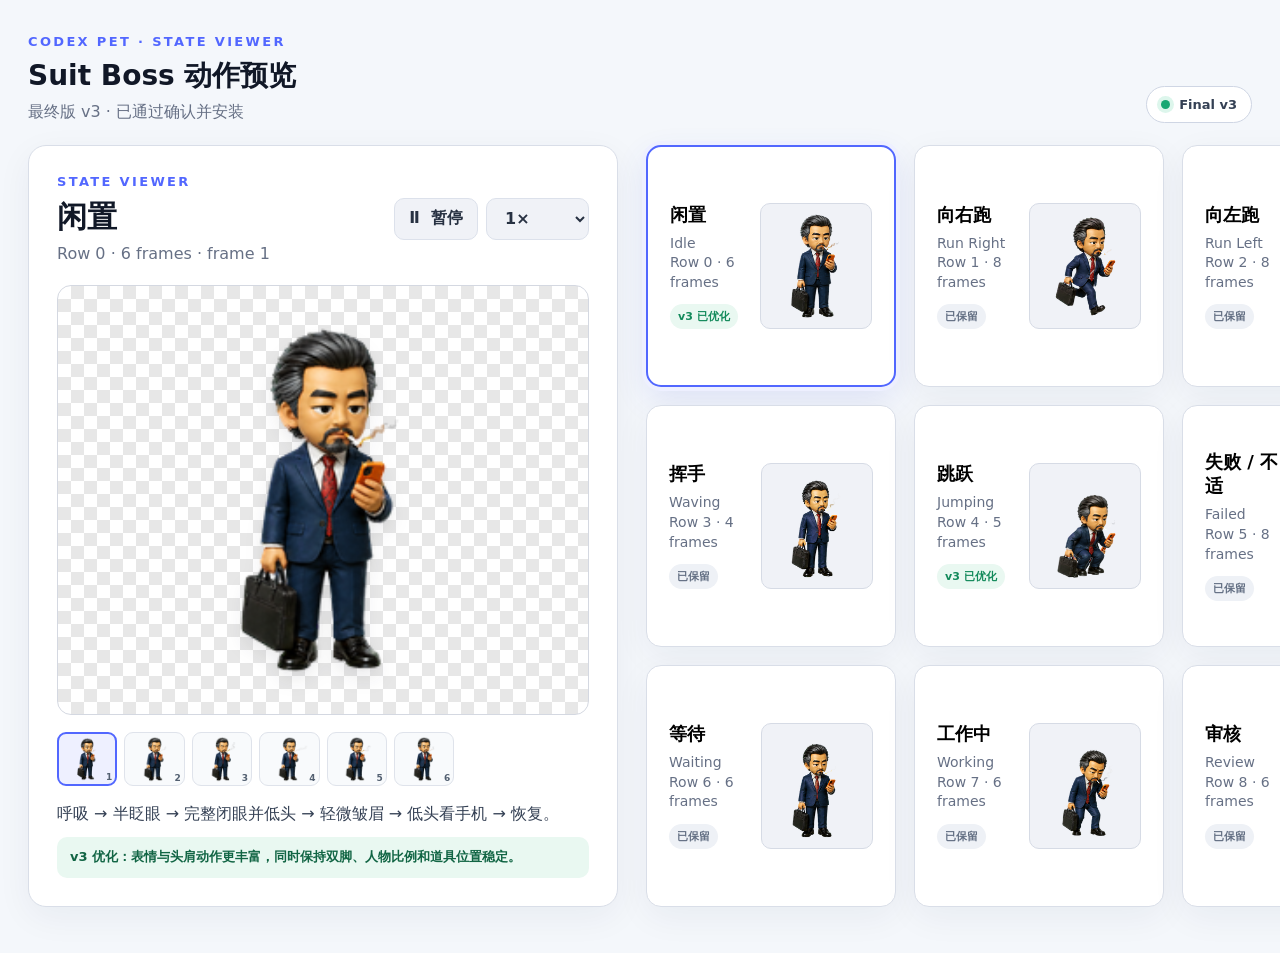
<file: index.html>
<!doctype html>
<html lang="zh-CN">
  <head>
    <meta charset="utf-8" />
    <meta name="viewport" content="width=device-width, initial-scale=1" />
    <meta http-equiv="refresh" content="0; url=preview/viewer/" />
    <title>Suit Boss · Codex Pet</title>
  </head>
  <body>
    <p><a href="preview/viewer/">Open Suit Boss State Viewer</a></p>
  </body>
</html>
</file>
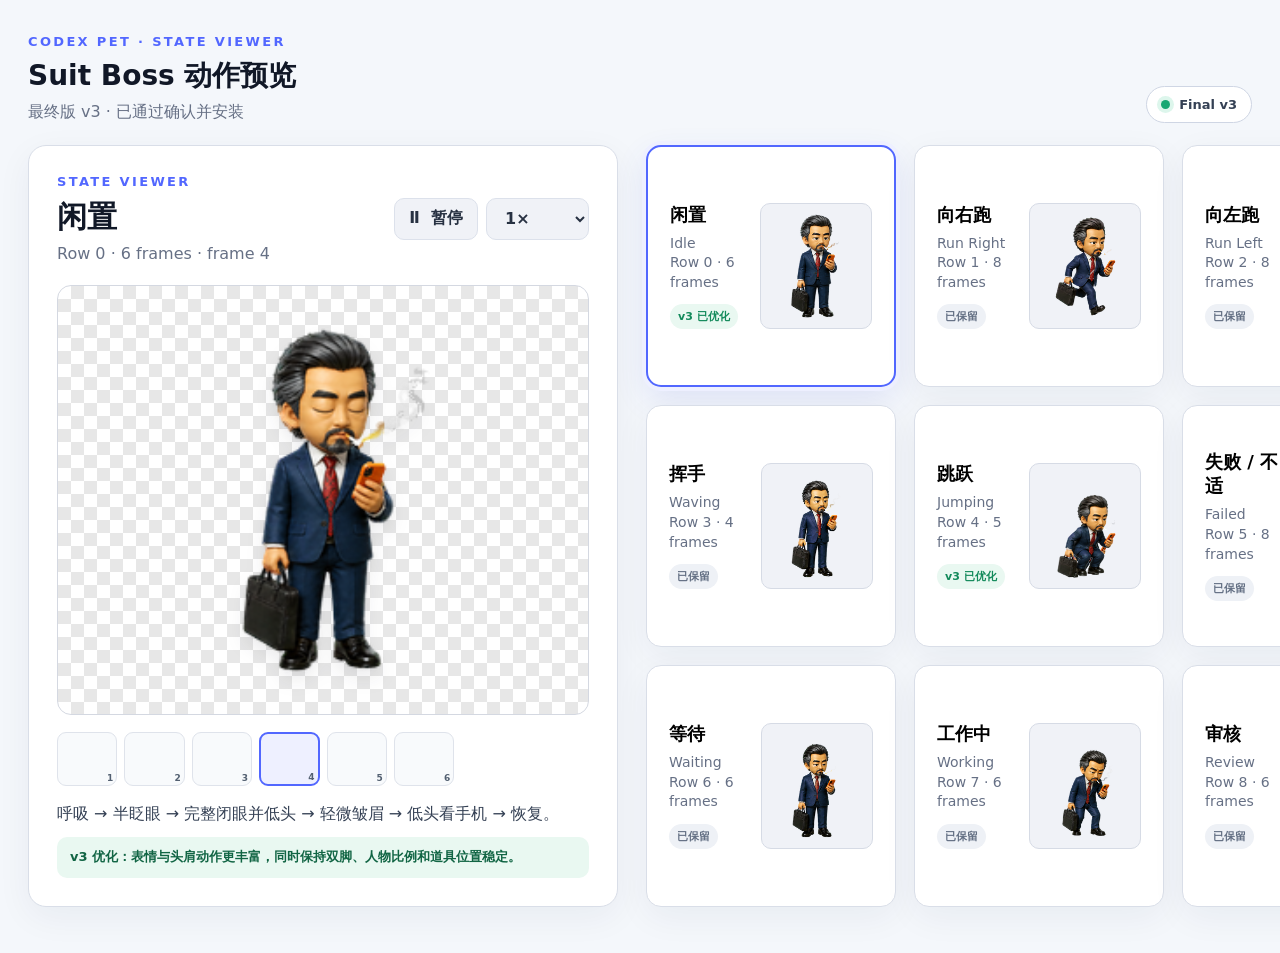
<file: preview/viewer/index.html>
<!doctype html>
<html lang="zh-CN">
  <head>
    <meta charset="utf-8" />
    <meta name="viewport" content="width=device-width, initial-scale=1" />
    <title>Suit Boss · 动作预览 v3</title>
    <link rel="stylesheet" href="styles.css" />
  </head>
  <body>
    <main class="page-shell">
      <header class="topbar">
        <div>
          <p class="eyebrow">CODEX PET · STATE VIEWER</p>
          <h1>Suit Boss 动作预览</h1>
          <p class="subtitle">最终版 v3 · 已通过确认并安装</p>
        </div>
        <div class="status-pill"><span></span> Final v3</div>
      </header>

      <section class="viewer-layout">
        <article class="stage-card">
          <div class="stage-heading">
            <div>
              <p class="eyebrow" id="stateKind">STATE VIEWER</p>
              <h2 id="stateTitle">闲置</h2>
              <p class="state-meta" id="stateMeta">Row 0 · 6 frames</p>
            </div>
            <div class="stage-controls">
              <button id="playButton" type="button" aria-label="暂停或播放">Ⅱ&nbsp; 暂停</button>
              <select id="speedSelect" aria-label="播放速度">
                <option value="1.5">0.67×</option>
                <option value="1" selected>1×</option>
                <option value="0.7">1.4×</option>
              </select>
            </div>
          </div>

          <div class="checkerboard stage-canvas">
            <img id="stageImage" alt="当前宠物动作帧" />
          </div>

          <div class="timeline" id="timeline" aria-label="逐帧查看"></div>
          <p class="description" id="stateDescription"></p>
          <div class="review-note" id="reviewNote"></div>
        </article>

        <section class="state-grid" id="stateGrid" aria-label="动作状态列表"></section>
      </section>
    </main>
    <script src="app.js"></script>
  </body>
</html>
</file>
<file: preview/viewer/styles.css>
:root {
  color-scheme: light;
  --ink: #111827;
  --muted: #667085;
  --line: #d9dee8;
  --panel: #ffffff;
  --accent: #5267ff;
  --accent-soft: #eef0ff;
  --success: #138a5b;
  --success-soft: #e9f8f1;
  font-family: Inter, ui-sans-serif, system-ui, -apple-system, BlinkMacSystemFont, "Segoe UI", sans-serif;
}

* { box-sizing: border-box; }

body {
  margin: 0;
  min-width: 1100px;
  background: #f4f7fb;
  color: var(--ink);
}

button, select { font: inherit; }

.page-shell {
  width: min(1540px, calc(100% - 56px));
  margin: 0 auto;
  padding: 34px 0 46px;
}

.topbar {
  display: flex;
  align-items: flex-end;
  justify-content: space-between;
  margin-bottom: 22px;
}

.eyebrow {
  margin: 0 0 8px;
  color: var(--accent);
  font-size: 13px;
  font-weight: 800;
  letter-spacing: .18em;
}

h1, h2, h3, p { margin-top: 0; }
h1 { margin-bottom: 7px; font-size: 28px; }
h2 { margin-bottom: 6px; font-size: 30px; }
.subtitle, .state-meta { margin-bottom: 0; color: var(--muted); }

.status-pill {
  display: inline-flex;
  gap: 9px;
  align-items: center;
  padding: 10px 14px;
  border: 1px solid #cfd6e4;
  border-radius: 999px;
  background: white;
  color: #344054;
  font-size: 13px;
  font-weight: 700;
}

.status-pill span {
  width: 9px;
  height: 9px;
  border-radius: 50%;
  background: #18a873;
  box-shadow: 0 0 0 4px #ddf6ec;
}

.viewer-layout {
  display: grid;
  grid-template-columns: 590px 1fr;
  gap: 28px;
  align-items: stretch;
}

.stage-card, .state-card {
  border: 1px solid var(--line);
  background: var(--panel);
  box-shadow: 0 10px 35px rgba(25, 37, 65, .055);
}

.stage-card {
  min-height: 720px;
  padding: 28px;
  border-radius: 18px;
}

.stage-heading {
  display: flex;
  justify-content: space-between;
  gap: 18px;
  align-items: center;
  margin-bottom: 22px;
}

.stage-controls { display: flex; gap: 8px; }
.stage-controls button, .stage-controls select {
  min-height: 42px;
  border: 1px solid #dce1eb;
  border-radius: 10px;
  background: #f0f2f7;
  color: #273142;
  font-weight: 750;
  padding: 0 14px;
}

.checkerboard {
  background-color: #fff;
  background-image:
    linear-gradient(45deg, #e7e7e7 25%, transparent 25%),
    linear-gradient(-45deg, #e7e7e7 25%, transparent 25%),
    linear-gradient(45deg, transparent 75%, #e7e7e7 75%),
    linear-gradient(-45deg, transparent 75%, #e7e7e7 75%);
  background-size: 26px 26px;
  background-position: 0 0, 0 13px, 13px -13px, -13px 0;
}

.stage-canvas {
  display: grid;
  place-items: center;
  height: 430px;
  overflow: hidden;
  border: 1px solid #d4d8e1;
  border-radius: 14px;
}

.stage-canvas img {
  width: 336px;
  height: 364px;
  object-fit: contain;
  image-rendering: auto;
  filter: drop-shadow(0 10px 9px rgba(24, 29, 39, .08));
}

.timeline {
  display: grid;
  grid-template-columns: repeat(8, 1fr);
  gap: 7px;
  min-height: 54px;
  margin: 17px 0 16px;
}

.frame-button {
  position: relative;
  height: 54px;
  padding: 3px;
  overflow: hidden;
  border: 1px solid #dfe3eb;
  border-radius: 9px;
  background: #f8fafc;
}

.frame-button img { width: 100%; height: 100%; object-fit: contain; }
.frame-button.active { border: 2px solid var(--accent); background: var(--accent-soft); }
.frame-button span {
  position: absolute;
  right: 3px;
  bottom: 2px;
  color: #536071;
  font-size: 9px;
  font-weight: 800;
}

.description { margin-bottom: 10px; color: #344054; line-height: 1.55; }
.review-note {
  padding: 11px 13px;
  border-radius: 10px;
  background: var(--success-soft);
  color: #116544;
  font-size: 13px;
  font-weight: 650;
  line-height: 1.45;
}

.state-grid {
  display: grid;
  grid-template-columns: repeat(3, minmax(250px, 1fr));
  gap: 18px;
}

.state-card {
  display: grid;
  grid-template-columns: 1fr 112px;
  gap: 15px;
  align-items: center;
  min-height: 198px;
  padding: 22px;
  border-radius: 15px;
  text-align: left;
  cursor: pointer;
  transition: transform .16s ease, border-color .16s ease, box-shadow .16s ease;
}

.state-card:hover { transform: translateY(-2px); border-color: #aeb9ff; }
.state-card.active {
  border: 2px solid var(--accent);
  box-shadow: 0 0 0 4px var(--accent-soft), 0 12px 32px rgba(68, 83, 220, .13);
}

.state-card h3 { margin-bottom: 7px; font-size: 18px; }
.state-card p { margin-bottom: 12px; color: var(--muted); font-size: 14px; line-height: 1.4; }
.thumb {
  display: grid;
  place-items: center;
  width: 112px;
  height: 126px;
  border: 1px solid #d6dbe5;
  border-radius: 10px;
  background: #f0f2f7;
}
.thumb img { width: 102px; height: 116px; object-fit: contain; }

.badge {
  display: inline-block;
  padding: 5px 8px;
  border-radius: 999px;
  background: #eef1f6;
  color: #647084;
  font-size: 11px;
  font-weight: 800;
}
.badge.updated { background: var(--success-soft); color: var(--success); }

@media (max-width: 1250px) {
  .page-shell { width: 1060px; }
  .viewer-layout { grid-template-columns: 500px 1fr; }
  .state-grid { grid-template-columns: repeat(2, 1fr); }
}
</file>
